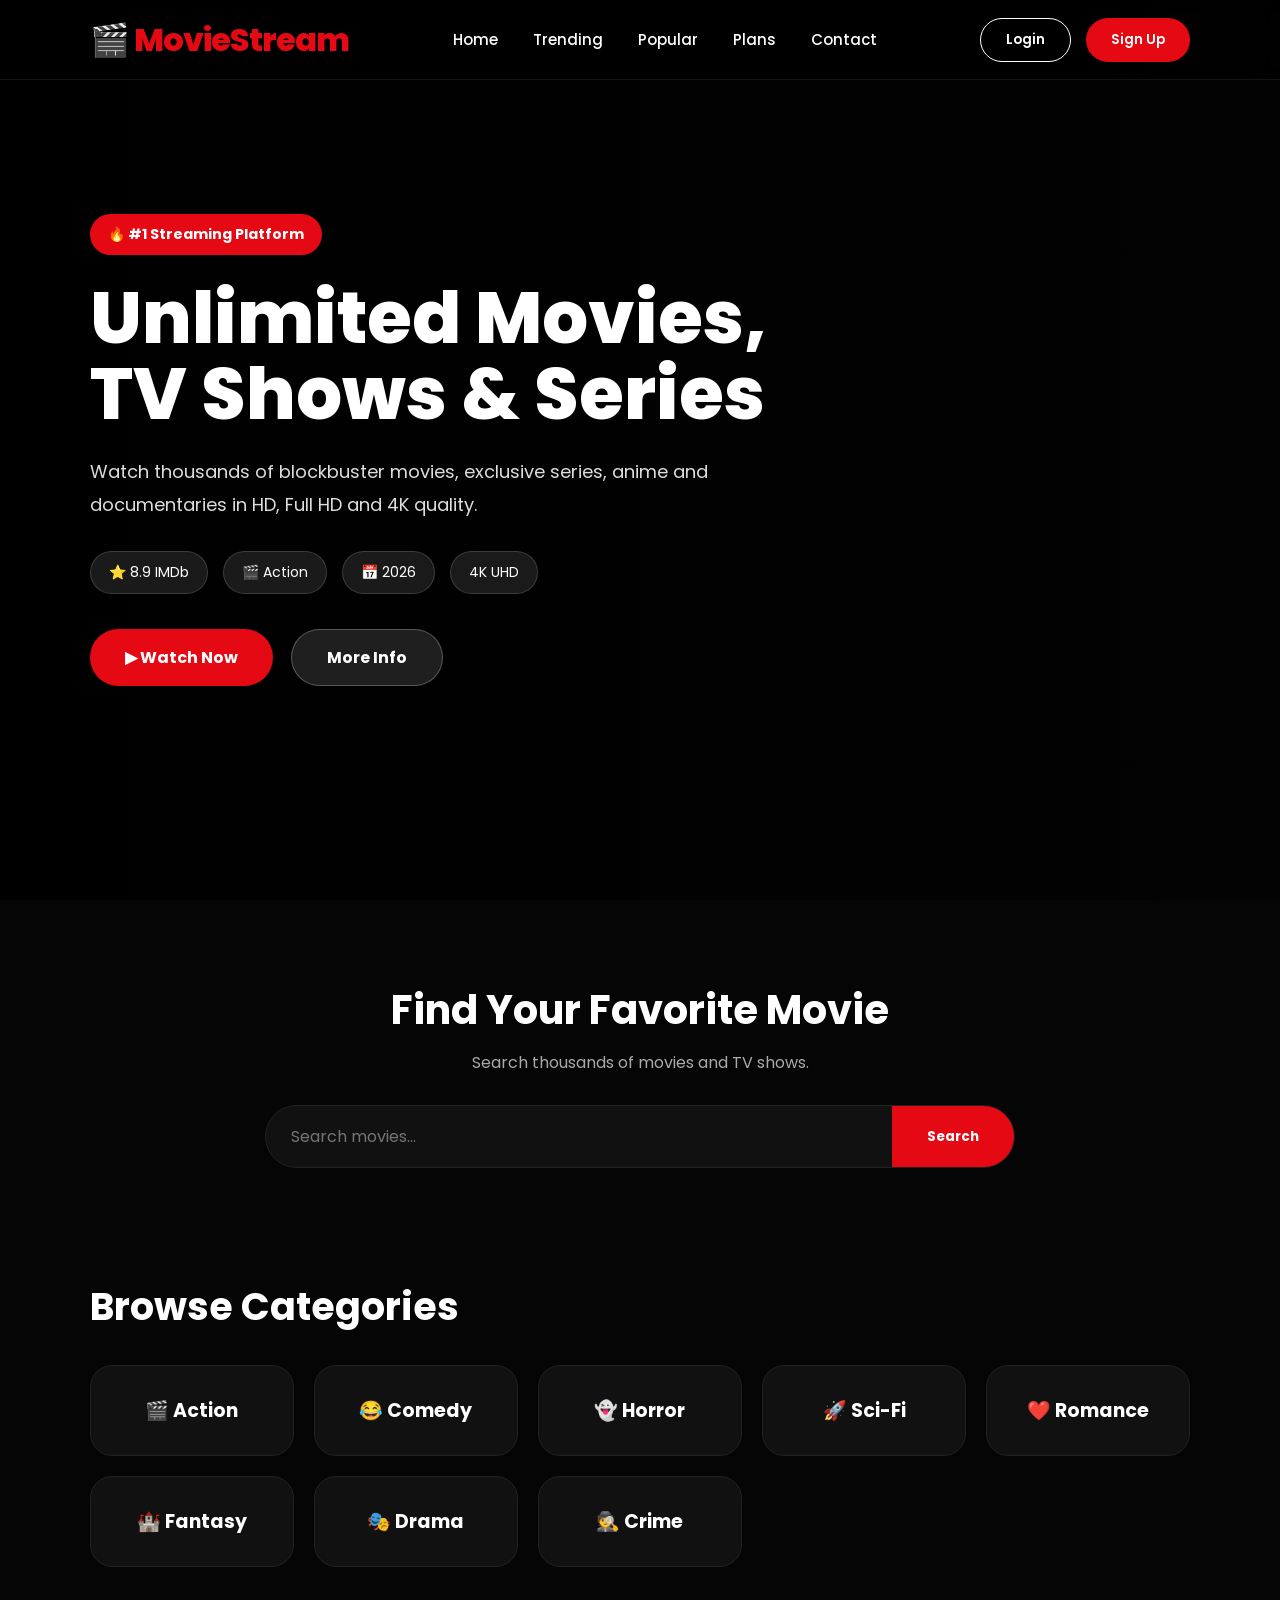
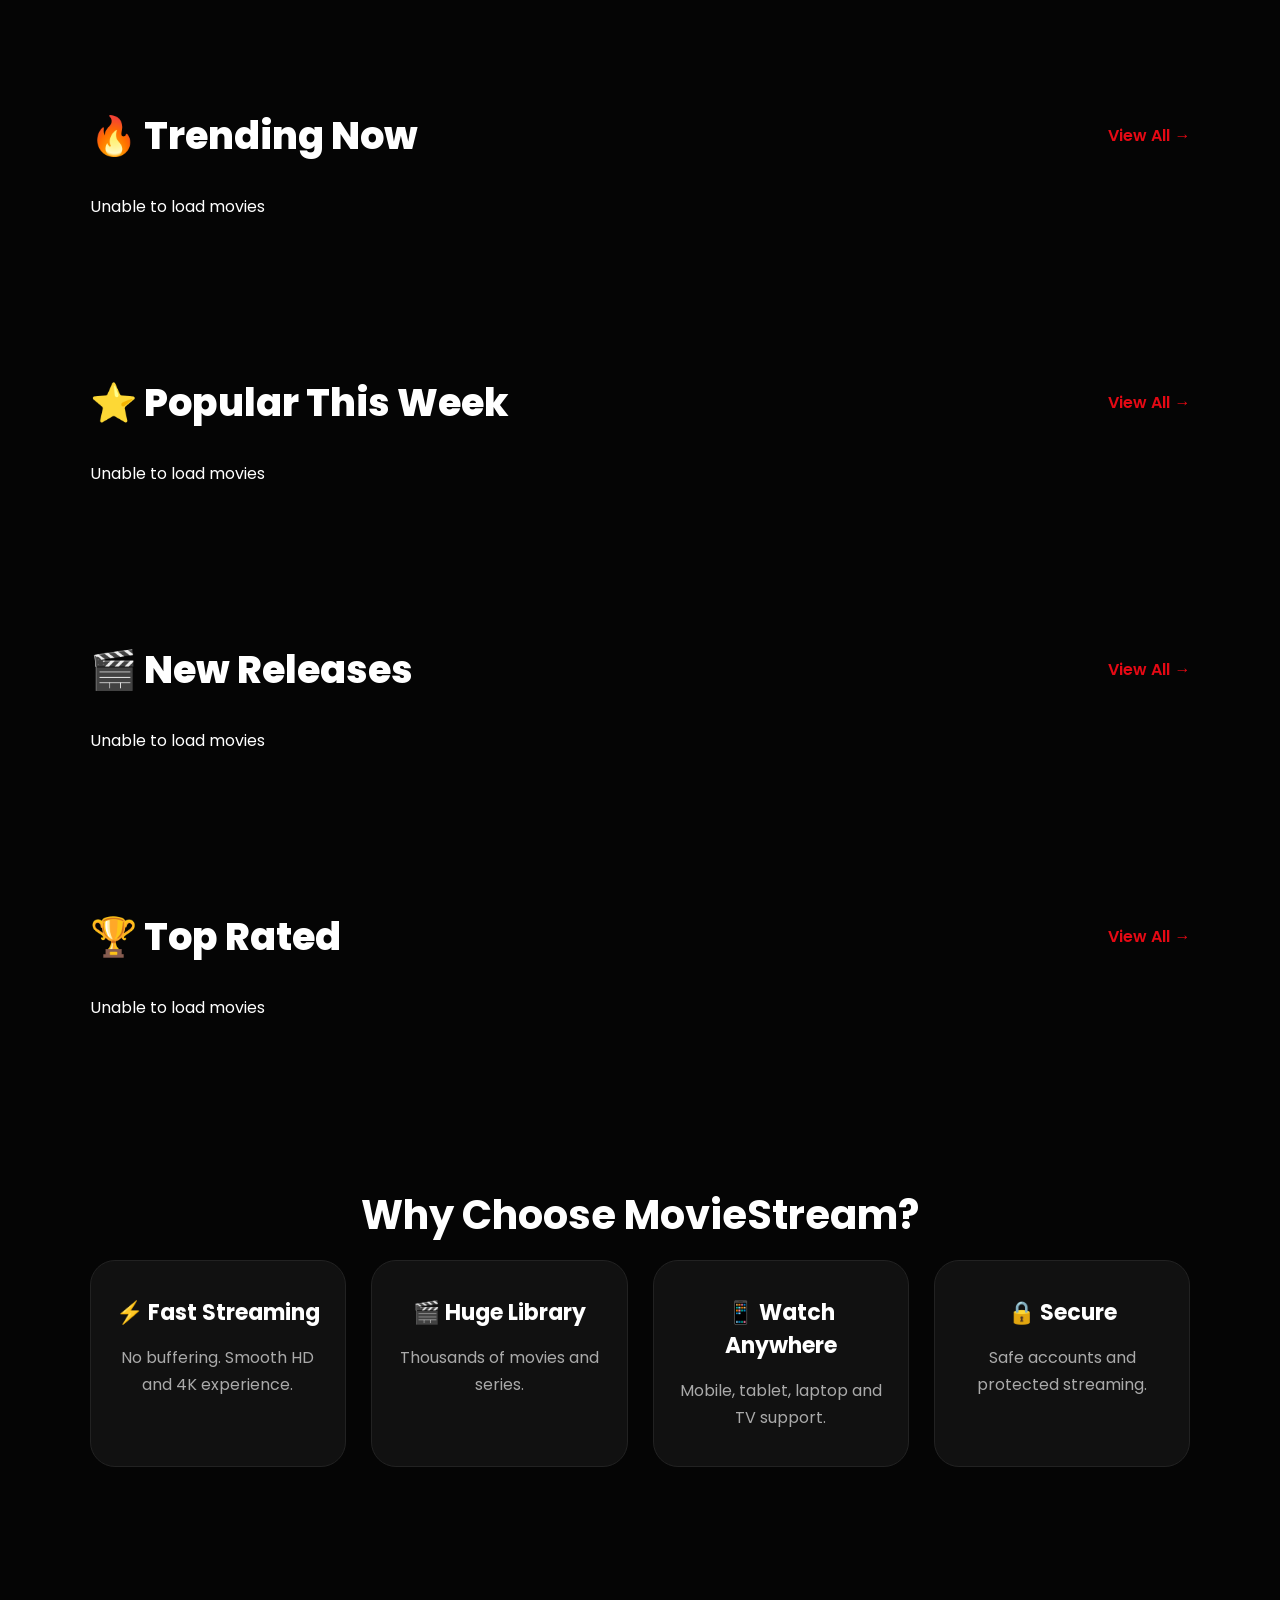
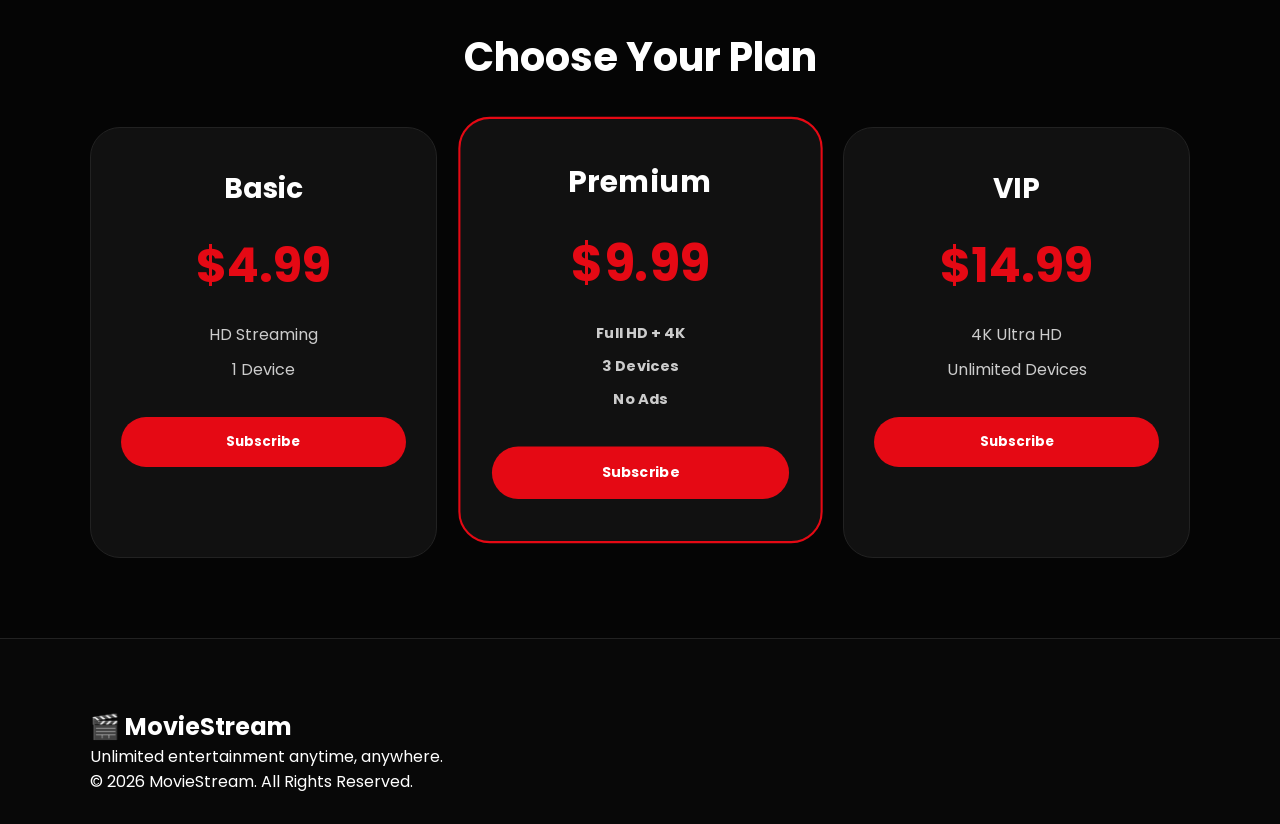
<file: index.html>
<!DOCTYPE html>
<html lang="en">

<head>

<meta charset="UTF-8">
<meta name="viewport" content="width=device-width, initial-scale=1.0">

<title>MovieStream | Premium Movies & TV Shows</title>

<link rel="stylesheet" href="style.css">

<link href="https://fonts.googleapis.com/css2?family=Poppins:wght@300;400;500;600;700;800&display=swap" rel="stylesheet">

</head>


<body>


<!-- HEADER -->

<header>

<div class="logo">
🎬 MovieStream
</div>


<nav>

<a href="#home">Home</a>
<a href="#trending">Trending</a>
<a href="#popular">Popular</a>
<a href="#plans">Plans</a>
<a href="#footer">Contact</a>

</nav>


<div class="buttons">

<button class="login">
Login
</button>

<button class="signup">
Sign Up
</button>

</div>

</header>



<!-- HERO SECTION -->


<section class="hero" id="home">


<div class="poster-background" id="poster-background"></div>


<div class="overlay">


<span class="featured">
🔥 #1 Streaming Platform
</span>


<h1>

Unlimited Movies,
<br>
TV Shows & Series

</h1>


<p>

Watch thousands of blockbuster movies,
exclusive series, anime and documentaries
in HD, Full HD and 4K quality.

</p>



<div class="hero-info">

<span>
⭐ 8.9 IMDb
</span>

<span>
🎬 Action
</span>

<span>
📅 2026
</span>

<span>
4K UHD
</span>


</div>



<div class="hero-buttons">


<button class="watch">
▶ Watch Now
</button>


<button class="info">
More Info
</button>


</div>


</div>


</section>




<!-- SEARCH -->


<section class="search-section">


<h2>
Find Your Favorite Movie
</h2>


<p>
Search thousands of movies and TV shows.
</p>



<div class="search-box">


<input 
id="searchInput"
type="text"
placeholder="Search movies...">


<button onclick="searchMovie()">
Search
</button>


</div>


</section>





<!-- CATEGORIES -->


<section class="categories">


<h2>
Browse Categories
</h2>



<div class="grid">


<div class="category">
🎬 Action
</div>


<div class="category">
😂 Comedy
</div>


<div class="category">
👻 Horror
</div>


<div class="category">
🚀 Sci-Fi
</div>


<div class="category">
❤️ Romance
</div>


<div class="category">
🏰 Fantasy
</div>


<div class="category">
🎭 Drama
</div>


<div class="category">
🕵 Crime
</div>


</div>


</section>






<!-- TRENDING -->


<section id="trending" class="movie-section">


<div class="section-header">

<h2>
🔥 Trending Now
</h2>

<a>
View All →
</a>

</div>



<div class="movies" id="movie-container">

</div>


</section>






<!-- POPULAR -->


<section id="popular" class="movie-section">


<div class="section-header">

<h2>
⭐ Popular This Week
</h2>

<a>
View All →
</a>

</div>


<div class="movies" id="popular-container">

</div>


</section>







<!-- NEW RELEASES -->


<section class="movie-section">


<div class="section-header">

<h2>
🎬 New Releases
</h2>


<a>
View All →
</a>


</div>


<div class="movies" id="new-container">

</div>


</section>







<!-- TOP RATED -->


<section class="movie-section">


<div class="section-header">

<h2>
🏆 Top Rated
</h2>


<a>
View All →
</a>


</div>


<div class="movies" id="top-container">

</div>


</section>






<!-- FEATURES -->


<section class="features">


<h2>
Why Choose MovieStream?
</h2>


<div class="feature-grid">


<div class="feature-card">

<h3>
⚡ Fast Streaming
</h3>

<p>
No buffering. Smooth HD and 4K experience.
</p>

</div>



<div class="feature-card">

<h3>
🎬 Huge Library
</h3>

<p>
Thousands of movies and series.
</p>

</div>



<div class="feature-card">

<h3>
📱 Watch Anywhere
</h3>

<p>
Mobile, tablet, laptop and TV support.
</p>

</div>



<div class="feature-card">

<h3>
🔒 Secure
</h3>

<p>
Safe accounts and protected streaming.
</p>

</div>


</div>


</section>






<!-- PLANS -->


<section id="plans" class="pricing">


<h2>
Choose Your Plan
</h2>



<div class="plans">



<div class="plan">

<h3>
Basic
</h3>

<h1>
$4.99
</h1>

<p>
HD Streaming
</p>

<p>
1 Device
</p>


<button>
Subscribe
</button>


</div>





<div class="plan featured">


<h3>
Premium
</h3>


<h1>
$9.99
</h1>


<p>
Full HD + 4K
</p>


<p>
3 Devices
</p>


<p>
No Ads
</p>


<button>
Subscribe
</button>


</div>






<div class="plan">


<h3>
VIP
</h3>


<h1>
$14.99
</h1>


<p>
4K Ultra HD
</p>


<p>
Unlimited Devices
</p>


<button>
Subscribe
</button>


</div>



</div>


</section>







<!-- FOOTER -->


<footer id="footer">


<h2>
🎬 MovieStream
</h2>


<p>
Unlimited entertainment anytime, anywhere.
</p>


<p>
© 2026 MovieStream. All Rights Reserved.
</p>


</footer>






<script src="script.js"></script>


</body>

  </html>
</file>
<file: style.css>
/* =====================================
   MOVIESTREAM PREMIUM STYLE
   PART 1 - CORE + HEADER + HERO
===================================== */


@import url('https://fonts.googleapis.com/css2?family=Poppins:wght@300;400;500;600;700;800&display=swap');


*{
    margin:0;
    padding:0;
    box-sizing:border-box;
    font-family:'Poppins',sans-serif;
}


html{
    scroll-behavior:smooth;
}


body{

    background:#050505;
    color:white;
    overflow-x:hidden;

}



button{

    cursor:pointer;
    font-family:'Poppins',sans-serif;

}


a{

    text-decoration:none;
    color:white;

}





/* =====================================
            HEADER
===================================== */


header{

    position:fixed;
    top:0;
    left:0;
    width:100%;
    height:80px;

    padding:0 7%;

    display:flex;
    justify-content:space-between;
    align-items:center;

    background:rgba(0,0,0,0.65);

    backdrop-filter:blur(15px);

    border-bottom:1px solid rgba(255,255,255,0.08);

    z-index:1000;

}



.logo{

    font-size:32px;
    font-weight:800;

    color:#e50914;

    letter-spacing:-1px;

}



nav{

    display:flex;
    gap:35px;

}



nav a{

    font-size:15px;
    font-weight:500;

    transition:.3s;

}



nav a:hover{

    color:#e50914;

}



.buttons{

    display:flex;
    gap:15px;

}



.buttons button{

    padding:11px 25px;

    border-radius:50px;

    font-weight:600;

    border:none;

}



.login{

    background:transparent;

    border:1px solid white !important;

    color:white;

}



.signup{

    background:#e50914;

    color:white;

}


.signup:hover,
.watch:hover{

    background:#ff1a26;

    transform:translateY(-2px);

}






/* =====================================
            HERO
===================================== */


.hero{

    min-height:100vh;

    position:relative;

    display:flex;

    align-items:center;

    padding:0 7%;

    overflow:hidden;

}



.poster-background{

    position:absolute;

    inset:-200px;

    display:grid;

    grid-template-columns:repeat(6,1fr);

    gap:20px;

    transform:rotate(-8deg) scale(1.2);

    opacity:.35;

    filter:brightness(.5);

    z-index:0;

}



.poster-background img{

    width:230px;

    height:340px;

    object-fit:cover;

    border-radius:20px;

}





.hero::after{

    content:"";

    position:absolute;

    inset:0;

    background:

    linear-gradient(
    to right,
    rgba(0,0,0,.95),
    rgba(0,0,0,.45)
    ),

    linear-gradient(
    to top,
    #050505,
    transparent
    );


    z-index:1;

}




.overlay{

    position:relative;

    z-index:2;

    max-width:750px;

}



.featured{

    display:inline-block;

    background:#e50914;

    padding:10px 18px;

    border-radius:50px;

    font-size:14px;

    font-weight:700;

    margin-bottom:25px;

}



.overlay h1{

    font-size:72px;

    line-height:1.05;

    font-weight:800;

    margin-bottom:25px;

}



.overlay p{

    font-size:18px;

    line-height:1.8;

    color:#ddd;

    max-width:650px;

    margin-bottom:30px;

}






.hero-info{

    display:flex;

    gap:15px;

    flex-wrap:wrap;

    margin-bottom:35px;

}



.hero-info span{

    background:rgba(255,255,255,.1);

    border:1px solid rgba(255,255,255,.15);

    padding:10px 18px;

    border-radius:50px;

    font-size:14px;

}





.hero-buttons{

    display:flex;

    gap:18px;

}



.watch,
.info{


    padding:15px 35px;

    border-radius:50px;

    font-size:16px;

    font-weight:700;

    border:none;

}



.watch{

    background:#e50914;

    color:white;

}



.info{

    background:rgba(255,255,255,.12);

    color:white;

    border:1px solid rgba(255,255,255,.25);

}



.info:hover{

    background:white;

    color:black;

}






/* =====================================
            SEARCH
===================================== */


.search-section{

    padding:80px 7% 40px;

    text-align:center;

}



.search-section h2{

    font-size:40px;

    margin-bottom:10px;

}



.search-section p{

    color:#aaa;

    margin-bottom:30px;

}



.search-box{

    max-width:750px;

    margin:auto;

    display:flex;

    background:#111;

    border:1px solid #222;

    border-radius:50px;

    overflow:hidden;

}



.search-box input{

    flex:1;

    padding:18px 25px;

    background:transparent;

    border:none;

    outline:none;

    color:white;

    font-size:16px;

}



.search-box button{

    padding:0 35px;

    background:#e50914;

    color:white;

    border:none;

    font-weight:700;

}






/* =====================================
            CATEGORIES
===================================== */


.categories{

    padding:70px 7%;

}



.categories h2{

    font-size:38px;

    margin-bottom:30px;

}



.grid{

    display:grid;

    grid-template-columns:
    repeat(auto-fit,minmax(180px,1fr));

    gap:20px;

}



.category{

    background:#111;

    border:1px solid #222;

    padding:30px;

    border-radius:22px;

    text-align:center;

    font-size:19px;

    font-weight:700;

    transition:.35s;

}



.category:hover{

    background:#e50914;

    transform:translateY(-8px);

   }/* =====================================
   MOVIESTREAM PREMIUM STYLE
   PART 2 - MOVIES + FEATURES + PRICING
===================================== */



/* =====================================
        MOVIE SECTIONS
===================================== */


.movie-section{

    padding:70px 7%;

}



.section-header{

    display:flex;

    justify-content:space-between;

    align-items:center;

    margin-bottom:30px;

}



.section-header h2{

    font-size:38px;

    font-weight:800;

}



.section-header a{

    color:#e50914;

    font-weight:600;

    transition:.3s;

}



.section-header a:hover{

    color:white;

}





.movies{

    display:flex;

    gap:24px;

    overflow-x:auto;

    padding-bottom:15px;

    scroll-behavior:smooth;

}



.movies::-webkit-scrollbar{

    height:8px;

}



.movies::-webkit-scrollbar-track{

    background:#111;

}



.movies::-webkit-scrollbar-thumb{

    background:#e50914;

    border-radius:50px;

}





/* =====================================
        MOVIE CARDS
===================================== */


.card{

    min-width:220px;

    background:#111;

    border-radius:22px;

    overflow:hidden;

    border:1px solid #222;

    transition:.35s;

}



.card:hover{

    transform:translateY(-12px);

    border-color:#e50914;

    box-shadow:0 20px 40px rgba(229,9,20,.25);

}



.card img{

    width:100%;

    height:330px;

    object-fit:cover;

}



.card h3{

    padding:15px;

    font-size:17px;

}



.card p{

    padding:0 15px 15px;

    color:#aaa;

    font-size:14px;

}



.rating{

    color:#ffd700;

    padding:0 15px 15px;

}






/* =====================================
        FEATURES
===================================== */


.features{

    padding:80px 7%;

    text-align:center;

}



.features h2{

    font-size:40px;

    margin-bottom:15px;

}



.section-subtitle{

    color:#aaa;

    max-width:650px;

    margin:0 auto 40px;

}



.feature-grid{

    display:grid;

    grid-template-columns:
    repeat(auto-fit,minmax(240px,1fr));

    gap:25px;

}



.feature-card{

    background:#111;

    padding:35px 25px;

    border-radius:25px;

    border:1px solid #222;

    transition:.3s;

}



.feature-card:hover{

    transform:translateY(-10px);

    background:#151515;

    border-color:#e50914;

}



.feature-card h3{

    font-size:22px;

    margin-bottom:15px;

}



.feature-card p{

    color:#aaa;

    line-height:1.7;

}





.feature-icon{

    font-size:45px;

    margin-bottom:15px;

}






/* =====================================
        JOIN BANNER
===================================== */


.join-banner{

    margin:40px 7%;

    padding:70px 40px;

    text-align:center;

    border-radius:35px;

    background:

    linear-gradient(
    135deg,
    #e50914,
    #700000
    );

}



.join-banner h2{

    font-size:42px;

    margin-bottom:15px;

}



.join-banner p{

    max-width:700px;

    margin:auto;

    line-height:1.7;

}



.join-btn{

    margin-top:30px;

    padding:16px 40px;

    border-radius:50px;

    border:none;

    background:white;

    color:#111;

    font-weight:800;

    font-size:16px;

}



.join-btn:hover{

    transform:scale(1.05);

}






/* =====================================
        PRICING
===================================== */


.pricing{

    padding:80px 7%;

    text-align:center;

}



.pricing h2{

    font-size:40px;

}



.plans{

    margin-top:40px;

    display:grid;

    grid-template-columns:
    repeat(auto-fit,minmax(260px,1fr));

    gap:30px;

}



.plan{

    background:#111;

    border-radius:30px;

    padding:40px 30px;

    border:1px solid #222;

    position:relative;

    transition:.3s;

}



.plan:hover{

    transform:translateY(-10px);

}



.plan.featured{

    border:2px solid #e50914;

    transform:scale(1.05);

}



.plan h3{

    font-size:28px;

}



.plan h1{

    color:#e50914;

    font-size:48px;

    margin:20px 0;

}



.plan p{

    color:#ccc;

    margin:10px 0;

}



.plan button{

    margin-top:25px;

    width:100%;

    padding:15px;

    border:none;

    border-radius:50px;

    background:#e50914;

    color:white;

    font-weight:700;

}



.plan button:hover{

    background:#ff1b26;

}



.badge{

    position:absolute;

    top:-15px;

    left:50%;

    transform:translateX(-50%);

    background:#e50914;

    padding:8px 20px;

    border-radius:50px;

    font-size:12px;

    font-weight:700;

}





/* =====================================
        STATS
===================================== */


.stats{

    padding:70px 7%;

    display:grid;

    grid-template-columns:
    repeat(auto-fit,minmax(180px,1fr));

    gap:25px;

}



.stat{

    background:#111;

    padding:35px;

    border-radius:25px;

    text-align:center;

    border:1px solid #222;

}



.stat h1{

    color:#e50914;

    font-size:45px;

}



.stat p{

    color:#aaa;

    margin-top:10px;

}






/* =====================================
        NEWSLETTER
===================================== */


.newsletter{

    padding:80px 7%;

    text-align:center;

}



.newsletter h2{

    font-size:40px;

}



.newsletter p{

    color:#aaa;

    margin:15px 0 30px;

}



.newsletter-box{

    max-width:600px;

    margin:auto;

    display:flex;

    background:#111;

    border-radius:50px;

    overflow:hidden;

    border:1px solid #333;

}



.newsletter-box input{

    flex:1;

    padding:18px 25px;

    background:none;

    border:none;

    outline:none;

    color:white;

}



.newsletter-box button{

    background:#e50914;

    color:white;

    border:none;

    padding:0 35px;

    font-weight:700;

   }/* =====================================
   MOVIESTREAM PREMIUM STYLE
   PART 3 - FOOTER + DETAILS + RESPONSIVE
===================================== */



/* =====================================
            FOOTER
===================================== */


footer{

    background:#080808;

    border-top:1px solid #222;

    padding:70px 7% 30px;

}



.footer-container{

    display:grid;

    grid-template-columns:
    repeat(auto-fit,minmax(220px,1fr));

    gap:40px;

}



.footer-column h2{

    color:#e50914;

    font-size:32px;

    margin-bottom:15px;

}



.footer-column h3{

    font-size:20px;

    margin-bottom:20px;

}



.footer-column p{

    color:#999;

    line-height:1.8;

}



.footer-column a{

    display:block;

    color:#aaa;

    margin-bottom:12px;

    transition:.3s;

}



.footer-column a:hover{

    color:#e50914;

    transform:translateX(5px);

}



footer hr{

    margin:40px 0;

    border:none;

    border-top:1px solid #222;

}



.footer-bottom{

    display:flex;

    justify-content:space-between;

    color:#777;

    font-size:14px;

}





/* =====================================
        MOVIE DETAILS PAGE
===================================== */


.movie-details{

    min-height:100vh;

    padding:130px 7% 70px;

    display:flex;

    align-items:center;

    gap:60px;

}



.movie-poster-box img{

    width:350px;

    height:520px;

    object-fit:cover;

    border-radius:25px;

    box-shadow:

    0 30px 70px rgba(0,0,0,.7);

}



.movie-info{

    max-width:650px;

}



.movie-info h1{

    font-size:55px;

    margin-bottom:20px;

}



.movie-meta{

    display:flex;

    gap:15px;

    flex-wrap:wrap;

    margin-bottom:25px;

}



.movie-meta span{

    background:#111;

    border:1px solid #333;

    padding:10px 18px;

    border-radius:50px;

    color:#e50914;

}



.movie-info p{

    color:#ccc;

    line-height:1.8;

    font-size:17px;

}



.back{

    display:inline-block;

    margin-top:30px;

    background:#e50914;

    padding:14px 30px;

    border-radius:50px;

}






/* =====================================
        LOADING ANIMATION
===================================== */


.loader{

    width:45px;

    height:45px;

    border-radius:50%;

    border:5px solid #333;

    border-top-color:#e50914;

    animation:spin 1s linear infinite;

    margin:auto;

}



@keyframes spin{

    from{

        transform:rotate(0deg);

    }

    to{

        transform:rotate(360deg);

    }

}






/* =====================================
        FADE ANIMATION
===================================== */


.fade{

    animation:fadeIn .7s ease;

}



@keyframes fadeIn{

    from{

        opacity:0;

        transform:translateY(20px);

    }


    to{

        opacity:1;

        transform:translateY(0);

    }

}






/* =====================================
        GLASS EFFECTS
===================================== */


.glass{

    background:

    rgba(255,255,255,.08);


    backdrop-filter:blur(20px);

    border:

    1px solid rgba(255,255,255,.15);

}





/* =====================================
        RESPONSIVE DESIGN
===================================== */


@media(max-width:1000px){


header{

    padding:0 5%;

}



nav{

    display:none;

}



.overlay h1{

    font-size:55px;

}



.movie-details{

    flex-direction:column;

    text-align:center;

}



.movie-info{

    max-width:90%;

}



}





@media(max-width:700px){



.logo{

    font-size:25px;

}



.buttons button{

    padding:9px 15px;

}



.hero{

    padding:0 5%;

}



.overlay h1{

    font-size:40px;

}



.overlay p{

    font-size:15px;

}



.hero-buttons{

    flex-direction:column;

}



.watch,
.info{

    width:100%;

}



.search-section,
.categories,
.movie-section,
.features,
.pricing,
.newsletter{

    padding-left:5%;

    padding-right:5%;

}



.section-header{

    flex-direction:column;

    align-items:flex-start;

    gap:15px;

}



.section-header h2{

    font-size:30px;

}



.card{

    min-width:170px;

}



.card img{

    height:250px;

}



.plan.featured{

    transform:none;

}



.join-banner{

    margin:30px 5%;

    padding:45px 20px;

}



.join-banner h2{

    font-size:30px;

}



.newsletter-box{

    flex-direction:column;

    border-radius:25px;

}



.newsletter-box input{

    padding:18px;

}



.newsletter-box button{

    padding:18px;

}



.footer-bottom{

    flex-direction:column;

    text-align:center;

    gap:15px;

}



.movie-poster-box img{

    width:250px;

    height:380px;

}



.movie-info h1{

    font-size:35px;

}



}





/* =====================================
        PREMIUM SCROLLBAR
===================================== */


::-webkit-scrollbar{

    width:10px;

}



::-webkit-scrollbar-track{

    background:#050505;

}



::-webkit-scrollbar-thumb{

    background:#e50914;

    border-radius:50px;

}





/* =====================================
        SELECTION COLOR
===================================== */


::selection{

    background:#e50914;

    color:white;

   }
</file>
